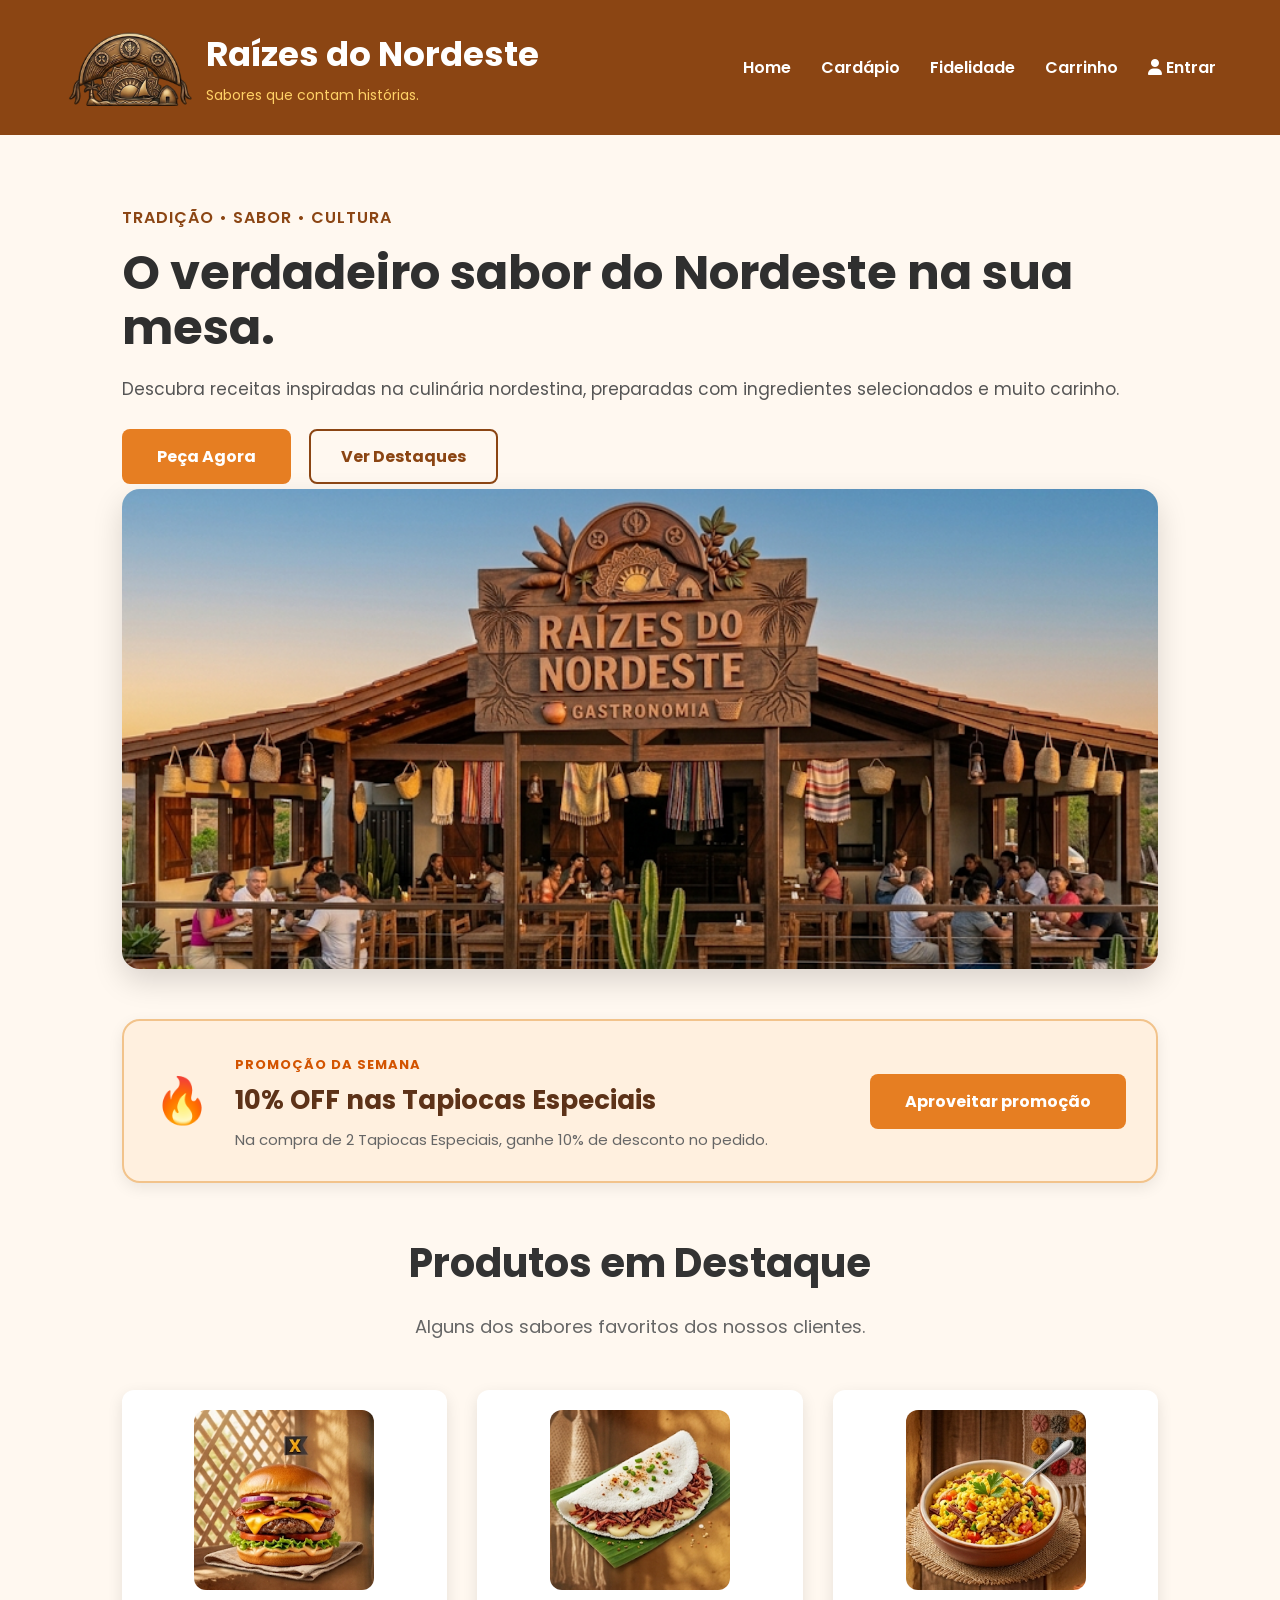
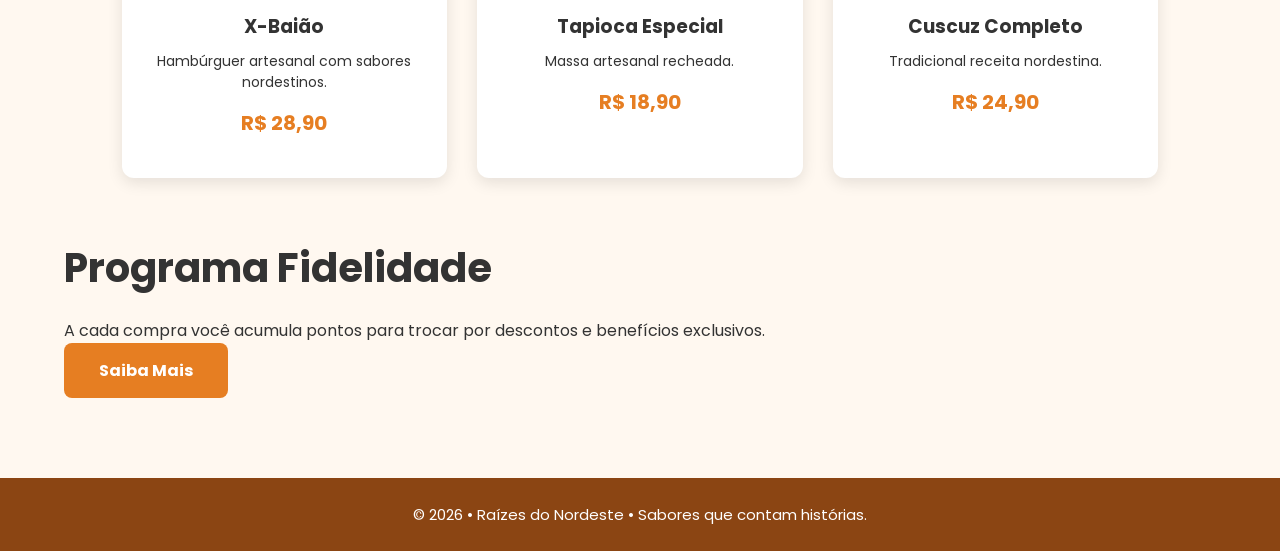
<file: index.html>
<!DOCTYPE html>
<html lang="pt-BR">

<head>

    <meta charset="UTF-8">

    <meta name="viewport"
        content="width=device-width, initial-scale=1.0">

    <title>Raízes do Nordeste</title>


    <!-- Fonte -->

    <link rel="preconnect"
        href="https://fonts.googleapis.com">

    <link rel="preconnect"
        href="https://fonts.gstatic.com"
        crossorigin>

    <link
        href="https://fonts.googleapis.com/css2?family=Poppins:wght@300;400;500;600;700&display=swap"
        rel="stylesheet">


    <!-- Ícones -->

    <link
        rel="stylesheet"
        href="https://cdnjs.cloudflare.com/ajax/libs/font-awesome/6.7.2/css/all.min.css">


    <!-- CSS -->

    <link
        rel="stylesheet"
        href="css/style.css">

</head>


<body>


<!-- =========================
     CABEÇALHO
========================= -->

<header>

    <div class="container">

    <div class="logo">

        <img
            src="img/logo/logo.png"
            alt="Logo Raízes do Nordeste">

        <div class="logo-texto">

            <h1>
                Raízes do Nordeste
            </h1>

            <p>
                Sabores que contam histórias.
            </p>

        </div>

    </div>


    <nav>

        <a href="index.html">
            Home
        </a>

        <a href="cardapio.html">
            Cardápio
        </a>

        <a href="fidelidade.html">
            Fidelidade
        </a>

        <a href="carrinho.html">
            Carrinho
        </a>

        <span id="usuarioMenu">

            <a href="login.html">
                <i class="fa-solid fa-user"></i>
                Entrar
            </a>

        </span>

    </nav>

</div>

</header>



<!-- =========================
     CONTEÚDO PRINCIPAL
========================= -->

<main>

    
    <!-- =========================
         HERO
    ========================= -->

    <section class="hero">

        <div class="container hero-container">


            <!-- TEXTO -->

            <div class="hero-texto">

                <div class="subtitulo">

                    TRADIÇÃO • SABOR • CULTURA

                </div>


                <h2>

                    O verdadeiro sabor do Nordeste
                    na sua mesa.

                </h2>


                <p>

                    Descubra receitas inspiradas
                    na culinária nordestina,
                    preparadas com ingredientes
                    selecionados e muito carinho.

                </p>


                <div class="botoes">

                    <a
                        href="cardapio.html"
                        class="btn">

                        Peça Agora

                    </a>


                    <a
                        href="#produtos"
                        class="btn-secundario">

                        Ver Destaques

                    </a>

                </div>

            </div>


            <!-- IMAGEM PRINCIPAL -->

            <div class="hero-imagem">

                <img
                    src="img/banner/banner.png"
                    alt="Raízes do Nordeste - Gastronomia Nordestina">

            </div>


        </div>

    </section>

    <!-- =========================
     PROMOÇÃO DA SEMANA
========================= -->

<section class="promocao">

    <div class="container">

        <div class="promocao-conteudo">

            <div class="promocao-icone">
                🔥
            </div>

            <div class="promocao-texto">

                <span>
                    PROMOÇÃO DA SEMANA
                </span>

                <h2>
                    10% OFF nas Tapiocas Especiais
                </h2>

                <p>
                    Na compra de 2 Tapiocas Especiais,
                    ganhe 10% de desconto no pedido.
                </p>

            </div>

            <a
                href="cardapio.html"
                class="btn">

                Aproveitar promoção

            </a>

        </div>

    </div>

</section>

    <!-- =========================
         DESTAQUES
    ========================= -->

    <section
        id="produtos"
        class="container">


        <div class="titulo-pagina">

            <h2>
                Produtos em Destaque
            </h2>

            <p>

                Alguns dos sabores favoritos
                dos nossos clientes.

            </p>

        </div>



        <div class="cards">


            <!-- X-BAIÃO -->

            <div class="card">

                <img
                    src="img/produtos/xbalao.png"
                    alt="X-Baião">


                <h3>
                    X-Baião
                </h3>


                <p>

                    Hambúrguer artesanal
                    com sabores nordestinos.

                </p>


                <span>
                    R$ 28,90
                </span>

            </div>



            <!-- TAPIOCA -->

            <div class="card">

                <img
                    src="img/produtos/tapioca.png"
                    alt="Tapioca Especial">


                <h3>
                    Tapioca Especial
                </h3>


                <p>

                    Massa artesanal
                    recheada.

                </p>


                <span>
                    R$ 18,90
                </span>

            </div>



            <!-- CUSCUZ -->

            <div class="card">

                <img
                    src="img/produtos/cuscuz.png"
                    alt="Cuscuz Completo">


                <h3>
                    Cuscuz Completo
                </h3>


                <p>

                    Tradicional receita
                    nordestina.

                </p>


                <span>
                    R$ 24,90
                </span>

            </div>


        </div>

    </section>



    <!-- =========================
         FIDELIDADE
    ========================= -->

    <section class="fidelidade-home">

        <div class="container">

            <h2>
                Programa Fidelidade
            </h2>


            <p>

                A cada compra você acumula pontos
                para trocar por descontos e
                benefícios exclusivos.

            </p>


            <a
                href="fidelidade.html"
                class="btn">

                Saiba Mais

            </a>

        </div>

    </section>


</main>



<!-- =========================
     RODAPÉ
========================= -->

<footer>

    <p>

        © 2026 • Raízes do Nordeste •
        Sabores que contam histórias.

    </p>

</footer>



<!-- =========================
     JAVASCRIPT
========================= -->

<script src="js/script.js"></script>


</body>

</html>
</file>
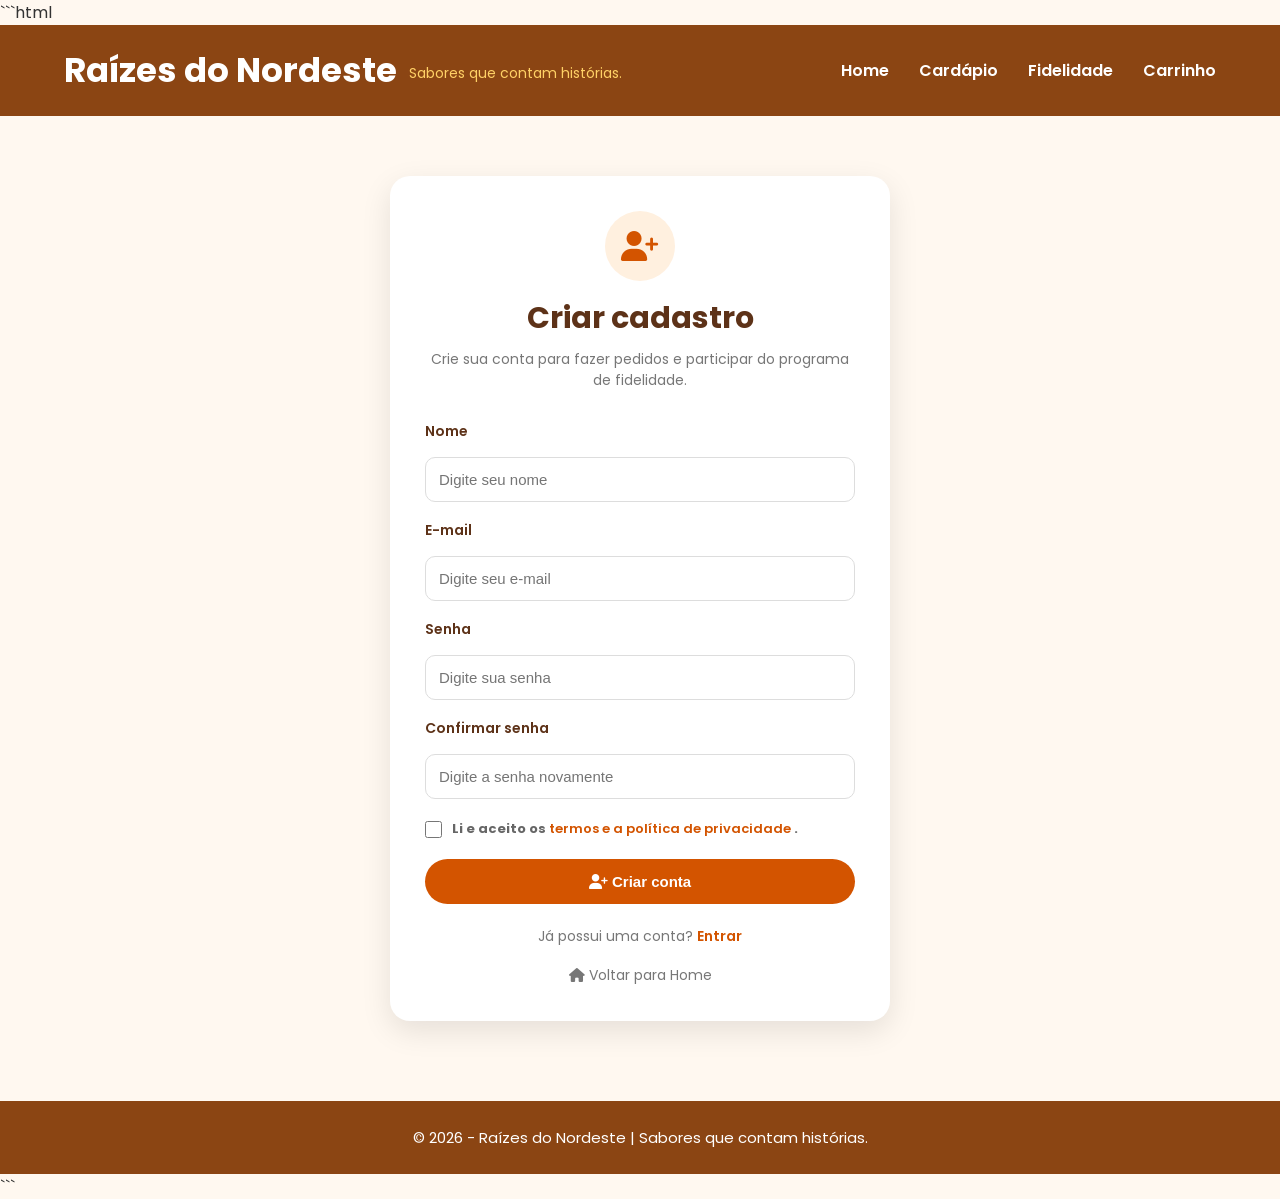
<file: cadastro.html>
```html
<!DOCTYPE html>
<html lang="pt-BR">

<head>

    <meta charset="UTF-8">

    <meta name="viewport"
        content="width=device-width, initial-scale=1.0">

    <title>
        Criar Cadastro | Raízes do Nordeste
    </title>


    <!-- Fonte -->

    <link rel="preconnect"
        href="https://fonts.googleapis.com">

    <link rel="preconnect"
        href="https://fonts.gstatic.com"
        crossorigin>

    <link
        href="https://fonts.googleapis.com/css2?family=Poppins:wght@300;400;500;600;700&display=swap"
        rel="stylesheet">


    <!-- Ícones -->

    <link
        rel="stylesheet"
        href="https://cdnjs.cloudflare.com/ajax/libs/font-awesome/6.7.2/css/all.min.css">


    <!-- CSS -->

    <link
        rel="stylesheet"
        href="css/style.css">


    <style>

        .cadastro-container {

            width: 90%;
            max-width: 500px;

            margin: 60px auto;

            background: white;

            padding: 35px;

            border-radius: 20px;

            box-shadow:
                0 10px 30px
                rgba(0, 0, 0, 0.10);

        }


        .cadastro-titulo {

            text-align: center;

            margin-bottom: 30px;

        }


        .cadastro-icone {

            width: 70px;
            height: 70px;

            margin: 0 auto 15px;

            border-radius: 50%;

            background: #fff0df;

            color: #d35400;

            display: flex;

            align-items: center;

            justify-content: center;

            font-size: 30px;

        }


        .cadastro-titulo h2 {

            color: #5d3218;

            font-size: 30px;

            margin-bottom: 8px;

        }


        .cadastro-titulo p {

            color: #777;

            font-size: 14px;

        }


        .campo-cadastro {

            margin-bottom: 18px;

        }


        .campo-cadastro label {

            display: block;

            color: #5d3218;

            font-weight: 600;

            font-size: 14px;

            margin-bottom: 7px;

        }


        .campo-cadastro input {

            width: 100%;

            padding: 13px;

            border: 1px solid #ddd;

            border-radius: 10px;

            font-size: 15px;

            outline: none;

        }


        .campo-cadastro input:focus {

            border-color: #d35400;

        }


        .termos {

            display: flex;

            align-items: flex-start;

            gap: 10px;

            margin: 20px 0;

            color: #666;

            font-size: 13px;

            line-height: 1.5;

        }


        .termos input {

            width: 17px;

            height: 17px;

            margin-top: 2px;

            accent-color: #d35400;

        }


        .termos a {

            color: #d35400;

            font-weight: 600;

            text-decoration: none;

        }


        .btn-cadastro {

            width: 100%;

            border: none;

            cursor: pointer;

            padding: 14px;

            border-radius: 30px;

            background: #d35400;

            color: white;

            font-size: 15px;

            font-weight: 600;

            transition: 0.3s;

        }


        .btn-cadastro:hover {

            background: #a84300;

            transform: translateY(-2px);

        }


        .login-link {

            text-align: center;

            margin-top: 22px;

            color: #777;

            font-size: 14px;

        }


        .login-link a {

            color: #d35400;

            font-weight: 600;

            text-decoration: none;

        }


        .voltar-home {

            display: block;

            text-align: center;

            margin-top: 18px;

            color: #777;

            text-decoration: none;

            font-size: 14px;

        }


        .voltar-home:hover {

            color: #d35400;

        }


        @media (max-width: 600px) {

            .cadastro-container {

                width: 92%;

                margin: 30px auto;

                padding: 25px 18px;

            }


            .cadastro-titulo h2 {

                font-size: 25px;

            }

        }

    </style>

</head>


<body>


    <!-- CABEÇALHO -->

    <header>

        <div class="container">

            <div class="logo">

                <h1>
                    Raízes do Nordeste
                </h1>

                <p>
                    Sabores que contam histórias.
                </p>

            </div>


            <nav>

                <a href="index.html">
                    Home
                </a>

                <a href="cardapio.html">
                    Cardápio
                </a>

                <a href="fidelidade.html">
                    Fidelidade
                </a>

                <a href="carrinho.html">
                    Carrinho
                </a>

            </nav>

        </div>

    </header>


    <!-- CADASTRO -->

    <main>

        <div class="cadastro-container">


            <div class="cadastro-titulo">

                <div class="cadastro-icone">

                    <i class="fa-solid fa-user-plus"></i>

                </div>


                <h2>
                    Criar cadastro
                </h2>


                <p>
                    Crie sua conta para fazer pedidos
                    e participar do programa de fidelidade.
                </p>

            </div>


            <!--
                IMPORTANTE:
                Os IDs abaixo correspondem aos IDs
                utilizados pela função cadastrarUsuario()
                no script.js.
            -->

            <form onsubmit="cadastrarUsuario(event)">


                <!-- NOME -->

                <div class="campo-cadastro">

                    <label for="nome">
                        Nome
                    </label>

                    <input
                        type="text"
                        id="nome"
                        placeholder="Digite seu nome"
                        required>

                </div>


                <!-- E-MAIL -->

                <div class="campo-cadastro">

                    <label for="email">
                        E-mail
                    </label>

                    <input
                        type="email"
                        id="email"
                        placeholder="Digite seu e-mail"
                        required>

                </div>


                <!-- SENHA -->

                <div class="campo-cadastro">

                    <label for="senha">
                        Senha
                    </label>

                    <input
                        type="password"
                        id="senha"
                        placeholder="Digite sua senha"
                        minlength="6"
                        required>

                </div>


                <!-- CONFIRMAR SENHA -->

                <div class="campo-cadastro">

                    <label for="confirmarSenha">
                        Confirmar senha
                    </label>

                    <input
                        type="password"
                        id="confirmarSenha"
                        placeholder="Digite a senha novamente"
                        minlength="6"
                        required>

                </div>


                <!-- TERMOS / LGPD -->

                <div class="termos">

                    <input
                        type="checkbox"
                        id="termos"
                        required>


                    <label for="termos">

                        Li e aceito os

                        <a href="lgpd.html">
                            termos e a política de privacidade
                        </a>.

                    </label>

                </div>


                <!-- BOTÃO -->

                <button
                    type="submit"
                    class="btn-cadastro">

                    <i class="fa-solid fa-user-plus"></i>

                    Criar conta

                </button>


            </form>


            <div class="login-link">

                Já possui uma conta?

                <a href="login.html">
                    Entrar
                </a>

            </div>


            <a
                href="index.html"
                class="voltar-home">

                <i class="fa-solid fa-house"></i>

                Voltar para Home

            </a>


        </div>

    </main>


    <!-- RODAPÉ -->

    <footer>

        <p>
            © 2026 - Raízes do Nordeste |
            Sabores que contam histórias.
        </p>

    </footer>


    <!-- JAVASCRIPT -->

    <script src="js/script.js"></script>

</body>

</html>
```
</file>
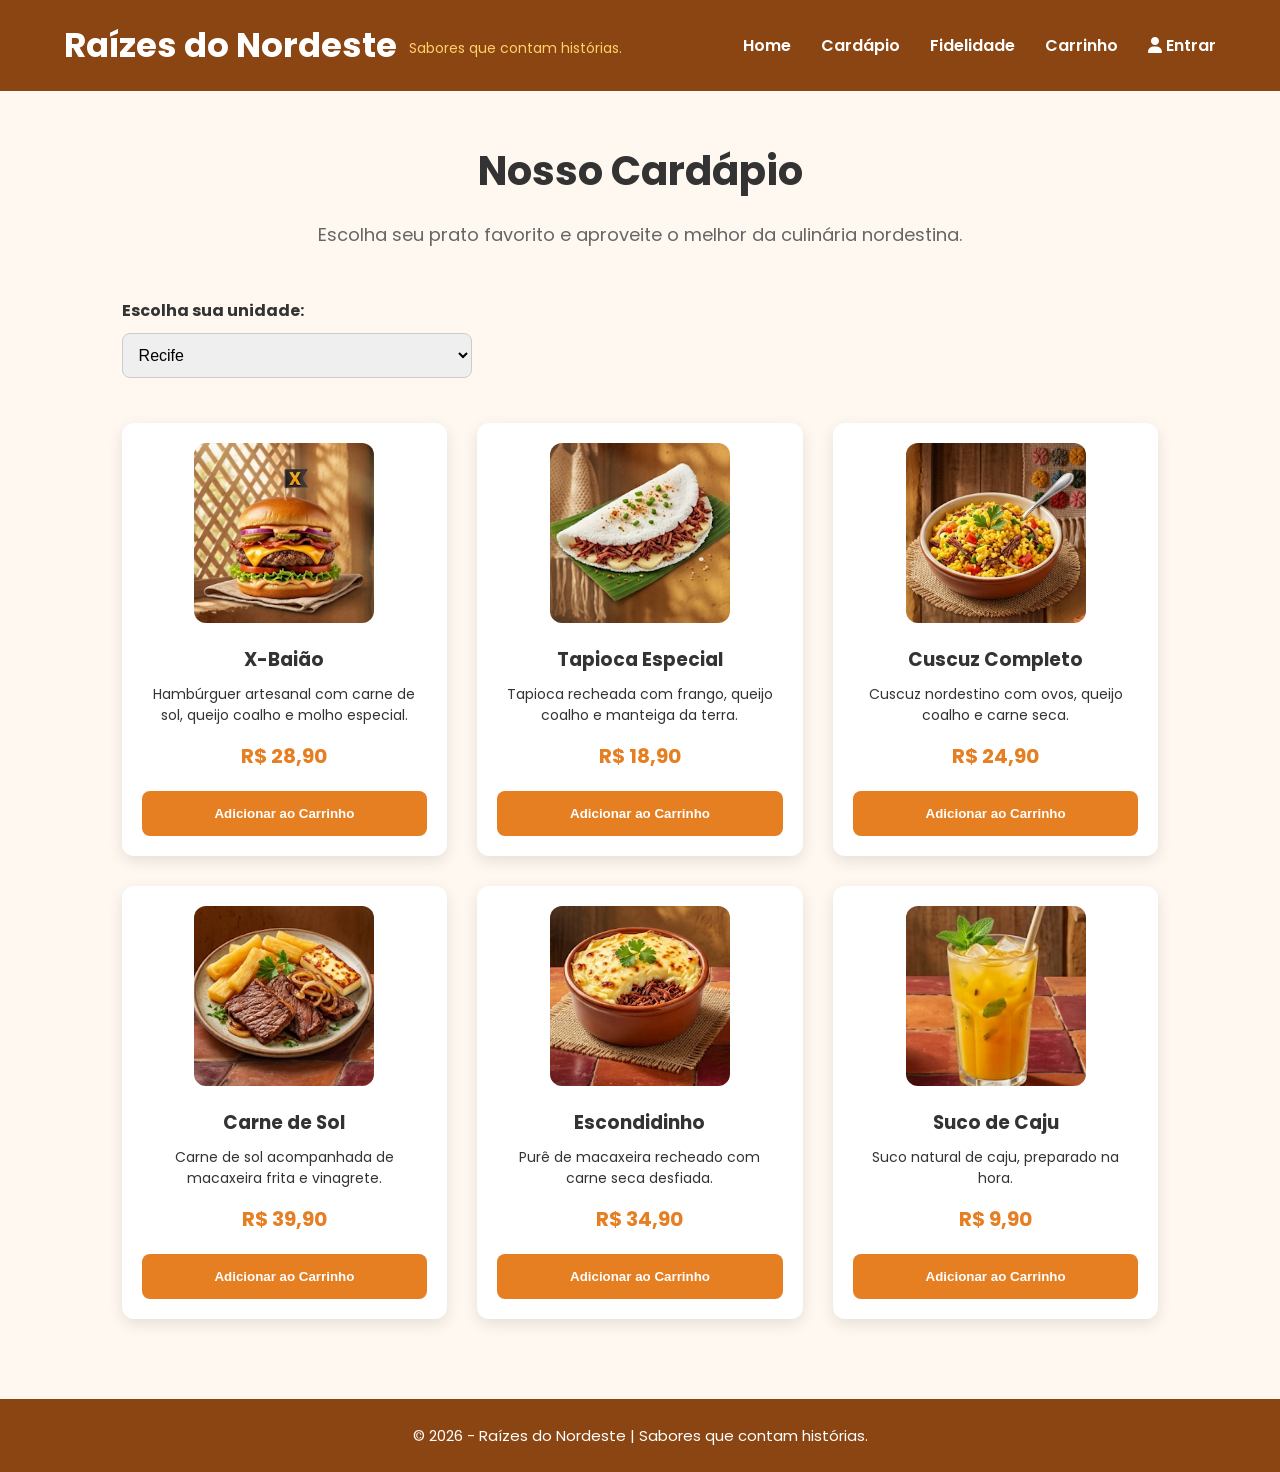
<file: cardapio.html>
<!DOCTYPE html>
<html lang="pt-BR">

<head>

    <meta charset="UTF-8">

    <meta name="viewport"
        content="width=device-width, initial-scale=1.0">

    <title>
        Cardápio | Raízes do Nordeste
    </title>


    <!-- =========================
         FONTE
    ========================== -->

    <link rel="preconnect"
        href="https://fonts.googleapis.com">

    <link rel="preconnect"
        href="https://fonts.gstatic.com"
        crossorigin>

    <link
        href="https://fonts.googleapis.com/css2?family=Poppins:wght@300;400;500;600;700&display=swap"
        rel="stylesheet">


    <!-- =========================
         ÍCONES
    ========================== -->

    <link
        rel="stylesheet"
        href="https://cdnjs.cloudflare.com/ajax/libs/font-awesome/6.7.2/css/all.min.css">


    <!-- =========================
         CSS
    ========================== -->

    <link
        rel="stylesheet"
        href="css/style.css">

</head>


<body>


    <!-- =========================
         CABEÇALHO
    ========================== -->

    <header>

        <div class="container">

            <div class="logo">

                <h1>
                    Raízes do Nordeste
                </h1>

                <p>
                    Sabores que contam histórias.
                </p>

            </div>


            <nav>

                <a href="index.html">
                    Home
                </a>

                <a href="cardapio.html">
                    Cardápio
                </a>

                <a href="fidelidade.html">
                    Fidelidade
                </a>

                <a href="carrinho.html">
                    Carrinho
                </a>


                <span id="usuarioMenu">

                    <a href="login.html">

                        <i class="fa-solid fa-user"></i>

                        Entrar

                    </a>

                </span>

            </nav>

        </div>

    </header>



    <!-- =========================
         CONTEÚDO PRINCIPAL
    ========================== -->

    <main>

        <section class="container cardapio">


            <!-- =========================
                 TÍTULO
            ========================== -->

            <div class="titulo-pagina">

                <h2>
                    Nosso Cardápio
                </h2>

                <p>
                    Escolha seu prato favorito e aproveite
                    o melhor da culinária nordestina.
                </p>

            </div>



            <!-- =========================
                 ESCOLHA DA UNIDADE
            ========================== -->

            <div class="unidade-container">

                <label for="unidade">
                    Escolha sua unidade:
                </label>

                <select
                    id="unidade"
                    onchange="carregarCardapio()">

                    <option value="recife">
                        Recife
                    </option>

                    <option value="olinda">
                        Olinda
                    </option>

                    <option value="jaboatao">
                        Jaboatão
                    </option>

                </select>

            </div>



            <!-- =========================
                 PRODUTOS
            ========================== -->

            <div
                id="listaProdutos"
                class="cards">

            </div>


        </section>

    </main>



    <!-- =========================
         RODAPÉ
    ========================== -->

    <footer>

        <p>
            © 2026 - Raízes do Nordeste |
            Sabores que contam histórias.
        </p>

    </footer>



    <!-- =========================
         JAVASCRIPT
    ========================== -->

    <script src="js/script.js"></script>


</body>

</html>
</file>
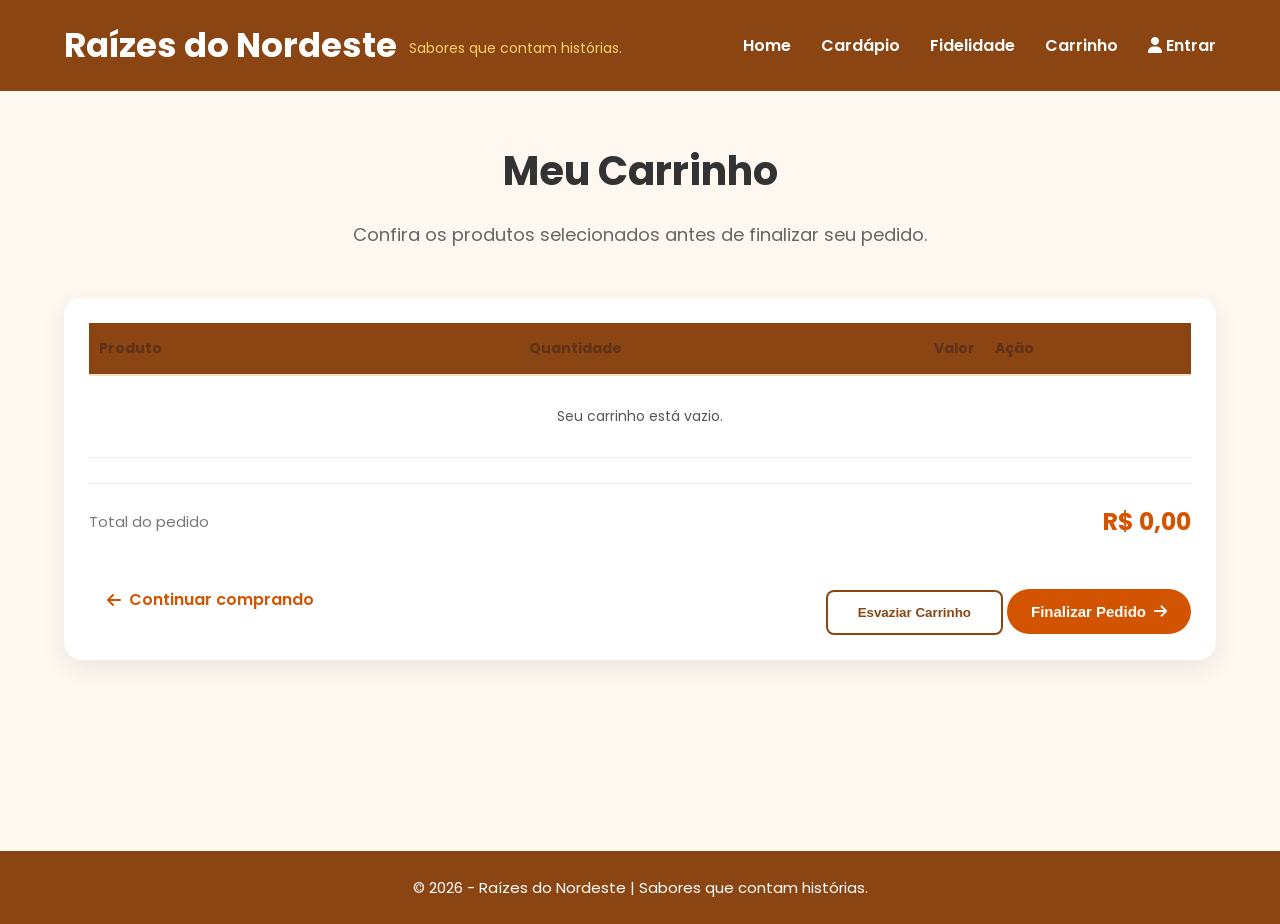
<file: carrinho.html>
<!DOCTYPE html>

<html lang="pt-BR">

<head>


<meta charset="UTF-8">

<meta name="viewport"
    content="width=device-width, initial-scale=1.0">


<title>
    Carrinho | Raízes do Nordeste
</title>


<!-- Fonte -->

<link rel="preconnect"
    href="https://fonts.googleapis.com">

<link rel="preconnect"
    href="https://fonts.gstatic.com"
    crossorigin>


<link
    href="https://fonts.googleapis.com/css2?family=Poppins:wght@300;400;500;600;700&display=swap"
    rel="stylesheet">


<!-- Ícones -->

<link
    rel="stylesheet"
    href="https://cdnjs.cloudflare.com/ajax/libs/font-awesome/6.7.2/css/all.min.css">


<!-- CSS -->

<link
    rel="stylesheet"
    href="css/style.css">


<style>

    .carrinho-box {

        background: #ffffff;

        border-radius: 18px;

        padding: 25px;

        box-shadow:
            0 8px 25px
            rgba(0, 0, 0, 0.08);

        margin-bottom: 30px;

    }


    .tabela-carrinho {

        width: 100%;

        border-collapse: collapse;

    }


    .tabela-carrinho th {

        text-align: left;

        padding: 15px 10px;

        color: #5d3218;

        border-bottom:
            2px solid #f0dfc7;

        font-size: 14px;

    }


    .tabela-carrinho td {

        padding: 16px 10px;

        border-bottom:
            1px solid #eeeeee;

        color: #555;

        font-size: 14px;

    }


    .tabela-carrinho th:nth-child(2),
    .tabela-carrinho td:nth-child(2) {

        text-align: center;

    }


    .tabela-carrinho th:nth-child(3),
    .tabela-carrinho td:nth-child(3) {

        text-align: right;

    }


    .resumo {

        display: flex;

        justify-content: space-between;

        align-items: center;

        margin-top: 25px;

        padding-top: 20px;

        border-top:
            1px solid #eeeeee;

    }


    .resumo span {

        color: #777;

        font-size: 15px;

    }


    .resumo strong {

        color: #d35400;

        font-size: 24px;

    }


    .acoes {

        display: flex;

        justify-content: space-between;

        align-items: center;

        gap: 15px;

        margin-top: 25px;

    }


    .btn-voltar {

        display: inline-flex;

        align-items: center;

        justify-content: center;

        gap: 8px;

        text-decoration: none;

        color: #d35400;

        font-weight: 600;

        padding: 12px 18px;

    }


    .btn-finalizar {

        border: none;

        cursor: pointer;

        display: inline-flex;

        align-items: center;

        justify-content: center;

        gap: 8px;

        background: #d35400;

        color: white;

        padding: 14px 24px;

        border-radius: 30px;

        font-size: 15px;

        font-weight: 600;

        transition: 0.3s;

    }


    .btn-finalizar:hover {

        background: #a84300;

        transform:
            translateY(-2px);

    }


    @media (max-width: 600px) {

        .carrinho-box {

            padding: 15px;

        }


        .tabela-carrinho th,
        .tabela-carrinho td {

            padding: 12px 5px;

            font-size: 12px;

        }


        .resumo {

            align-items: flex-end;

        }


        .acoes {

            flex-direction: column;

            align-items: stretch;

        }


        .btn-voltar,
        .btn-finalizar {

            width: 100%;

        }

    }

</style>


</head>

<body>

<!-- =========================
     CABEÇALHO
========================= -->

<header>


<div class="container">


    <div class="logo">

        <h1>
            Raízes do Nordeste
        </h1>

        <p>
            Sabores que contam histórias.
        </p>

    </div>


    <nav>

        <a href="index.html">
            Home
        </a>

        <a href="cardapio.html">
            Cardápio
        </a>

        <a href="fidelidade.html">
            Fidelidade
        </a>

        <a href="carrinho.html">
            Carrinho
        </a>


        <span id="usuarioMenu">

            <a href="login.html">

                <i class="fa-solid fa-user"></i>

                Entrar

            </a>

        </span>

    </nav>


</div>


</header>

<!-- =========================
     CONTEÚDO
========================= -->

<main class="container">


<section class="titulo-pagina">

    <h2>
        Meu Carrinho
    </h2>


    <p>

        Confira os produtos selecionados
        antes de finalizar seu pedido.

    </p>

</section>



<div class="carrinho-box">


    <table
        id="listaCarrinho"
        class="tabela-carrinho">


        <thead>

            <tr>
    <th>Produto</th>
    <th>Quantidade</th>
    <th>Valor</th>
    <th>Ação</th>
</tr>

        </thead>


        <tbody>

            <!-- Produtos carregados pelo script.js -->

        </tbody>


    </table>



    <!-- =========================
         TOTAL
    ========================= -->

    <div class="resumo">

        <span>
            Total do pedido
        </span>


        <strong id="total">

            R$ 0,00

        </strong>

    </div>



    <!-- =========================
         BOTÕES
    ========================= -->

    <div class="acoes">


        <a
            href="cardapio.html"
            class="btn-voltar">

            <i class="fa-solid fa-arrow-left"></i>

            Continuar comprando

        </a>


        <div style="margin-top: 25px;">

        <button
            type="button"
            class="btn-secundario"
            onclick="esvaziarCarrinho()">

            Esvaziar Carrinho

        </button>

        <button
            type="button"
            onclick="irParaPagamento()"
            class="btn-finalizar">

            Finalizar Pedido

            <i class="fa-solid fa-arrow-right"></i>

        </button>


    </div>


</div>


</main>

<!-- =========================
     RODAPÉ
========================= -->

<footer>


<p>

    © 2026 - Raízes do Nordeste |
    Sabores que contam histórias.

</p>


</footer>

<!-- JavaScript -->

<script src="js/script.js"></script>

</body>

</html>
</file>
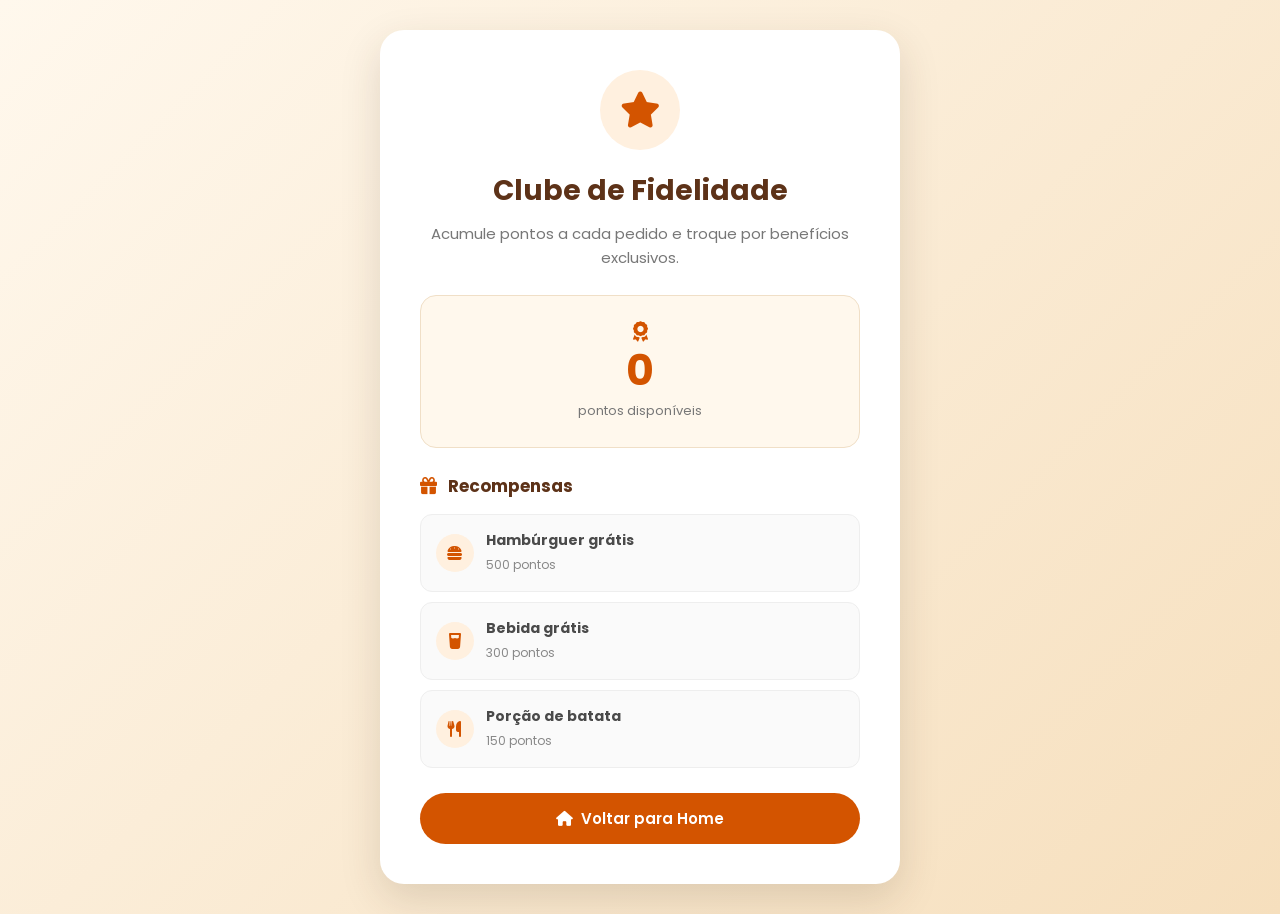
<file: fidelidade.html>
<!DOCTYPE html>

<html lang="pt-BR">

<head>


<meta charset="UTF-8">

<meta name="viewport"
    content="width=device-width, initial-scale=1.0">


<title>
    Fidelidade | Raízes do Nordeste
</title>


<!-- Fonte -->

<link rel="preconnect"
    href="https://fonts.googleapis.com">

<link rel="preconnect"
    href="https://fonts.gstatic.com"
    crossorigin>


<link
    href="https://fonts.googleapis.com/css2?family=Poppins:wght@300;400;500;600;700&display=swap"
    rel="stylesheet">


<!-- Ícones -->

<link
    rel="stylesheet"
    href="https://cdnjs.cloudflare.com/ajax/libs/font-awesome/6.7.2/css/all.min.css">


<style>

    * {

        margin: 0;

        padding: 0;

        box-sizing: border-box;

        font-family:
            'Poppins',
            Arial,
            sans-serif;

    }


    body {

        min-height: 100vh;

        background:
            linear-gradient(
                135deg,
                #fff8ed,
                #f6dfbd
            );

        display: flex;

        justify-content: center;

        align-items: center;

        padding: 30px;

    }


    .container {

        width: 100%;

        max-width: 520px;

        background: white;

        padding: 40px;

        border-radius: 24px;

        text-align: center;

        box-shadow:
            0 15px 40px
            rgba(70, 45, 25, 0.15);

    }


    .icone {

        width: 80px;

        height: 80px;

        margin:
            0 auto 20px;

        border-radius: 50%;

        background: #fff0df;

        color: #d35400;

        display: flex;

        justify-content: center;

        align-items: center;

        font-size: 36px;

    }


    h1 {

        color: #5d3218;

        font-size: 28px;

        margin-bottom: 10px;

    }


    .descricao {

        color: #777;

        font-size: 15px;

        line-height: 1.6;

        margin-bottom: 25px;

    }


    .pontos {

        background: #fff8ed;

        border:
            1px solid #f0dfc7;

        padding: 25px;

        border-radius: 16px;

        margin-bottom: 25px;

    }


    .pontos i {

        color: #d35400;

        font-size: 20px;

        margin-bottom: 8px;

    }


    .pontos h2 {

        color: #d35400;

        font-size: 42px;

        line-height: 1;

        margin-bottom: 5px;

    }


    .pontos span {

        color: #777;

        font-size: 13px;

    }


    .recompensas {

        text-align: left;

        margin-bottom: 25px;

    }


    .recompensas h3 {

        color: #5d3218;

        font-size: 17px;

        margin-bottom: 15px;

    }


    .recompensas h3 i {

        color: #d35400;

        margin-right: 7px;

    }


    .item {

        display: flex;

        align-items: center;

        gap: 12px;

        background: #fafafa;

        padding: 15px;

        margin-bottom: 10px;

        border-radius: 12px;

        border:
            1px solid #eeeeee;

        transition: 0.2s;

    }


    .item:hover {

        transform:
            translateX(3px);

        border-color:
            #e7c9a7;

    }


    .icone-recompensa {

        width: 38px;

        height: 38px;

        min-width: 38px;

        border-radius: 50%;

        background: #fff0df;

        color: #d35400;

        display: flex;

        justify-content: center;

        align-items: center;

    }


    .item strong {

        display: block;

        color: #4a4a4a;

        font-size: 14px;

    }


    .item span {

        color: #888;

        font-size: 12px;

    }


    .botao {

        display: inline-flex;

        align-items: center;

        justify-content: center;

        gap: 8px;

        width: 100%;

        text-decoration: none;

        background: #d35400;

        color: white;

        padding: 14px 28px;

        border-radius: 30px;

        font-size: 15px;

        font-weight: 600;

        transition: 0.3s;

    }


    .botao:hover {

        background: #a84300;

        transform:
            translateY(-2px);

    }


    @media (max-width: 500px) {

        body {

            padding: 15px;

        }


        .container {

            padding:
                30px 20px;

        }


        h1 {

            font-size: 24px;

        }

    }

</style>


</head>

<body>

<div class="container">


<!-- ÍCONE -->

<div class="icone">

    <i class="fa-solid fa-star"></i>

</div>


<h1>

    Clube de Fidelidade

</h1>


<p class="descricao">

    Acumule pontos a cada pedido
    e troque por benefícios exclusivos.

</p>



<!-- PONTOS -->

<div class="pontos">

    <i class="fa-solid fa-award"></i>


    <h2 id="pontos">

        0

    </h2>


    <span>

        pontos disponíveis

    </span>

</div>



<!-- RECOMPENSAS -->

<div class="recompensas">


    <h3>

        <i class="fa-solid fa-gift"></i>

        Recompensas

    </h3>



    <div class="item">


        <div class="icone-recompensa">

            <i
                class="fa-solid fa-burger">
            </i>

        </div>


        <div>

            <strong>

                Hambúrguer grátis

            </strong>


            <span>

                500 pontos

            </span>

        </div>


    </div>



    <div class="item">


        <div class="icone-recompensa">

            <i
                class="fa-solid fa-glass-water">
            </i>

        </div>


        <div>

            <strong>

                Bebida grátis

            </strong>


            <span>

                300 pontos

            </span>

        </div>


    </div>



    <div class="item">


        <div class="icone-recompensa">

            <i
                class="fa-solid fa-utensils">
            </i>

        </div>


        <div>

            <strong>

                Porção de batata

            </strong>


            <span>

                150 pontos

            </span>

        </div>


    </div>


</div>



<!-- VOLTAR -->

<a
    href="index.html"
    class="botao">

    <i
        class="fa-solid fa-house">
    </i>

    Voltar para Home

</a>


</div>

<!-- JavaScript -->

<script
    src="js/script.js">
</script>

</body>

</html>
</file>
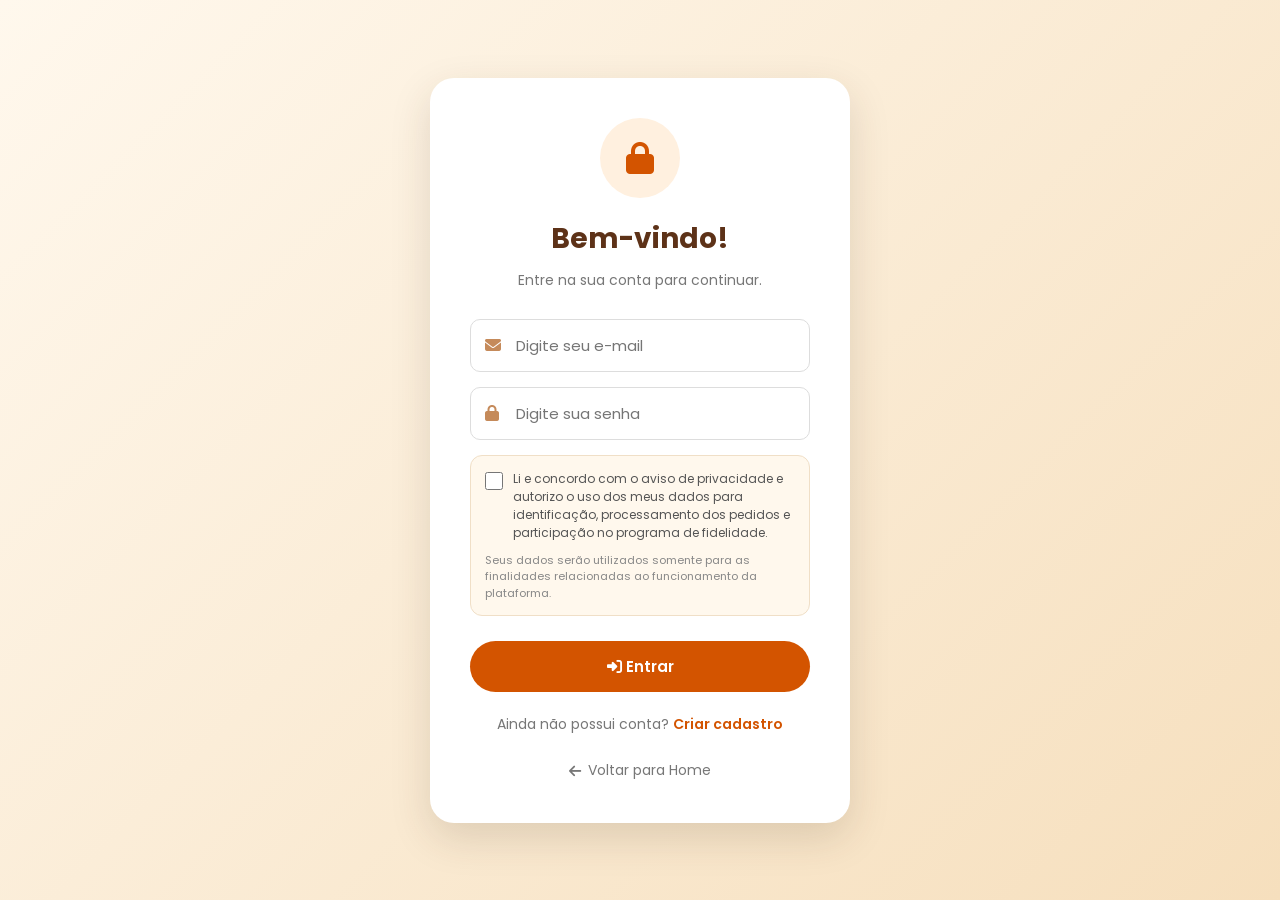
<file: login.html>
<!DOCTYPE html>

<html lang="pt-BR">

<head>


<meta charset="UTF-8">

<meta name="viewport"
    content="width=device-width, initial-scale=1.0">


<title>
    Entrar | Raízes do Nordeste
</title>


<!-- Fonte -->

<link rel="preconnect"
    href="https://fonts.googleapis.com">

<link rel="preconnect"
    href="https://fonts.gstatic.com"
    crossorigin>


<link
    href="https://fonts.googleapis.com/css2?family=Poppins:wght@300;400;500;600;700&display=swap"
    rel="stylesheet">


<!-- Ícones -->

<link
    rel="stylesheet"
    href="https://cdnjs.cloudflare.com/ajax/libs/font-awesome/6.7.2/css/all.min.css">


<style>

    * {

        margin: 0;

        padding: 0;

        box-sizing: border-box;

        font-family:
            'Poppins',
            Arial,
            sans-serif;

    }


    body {

        min-height: 100vh;

        background:
            linear-gradient(
                135deg,
                #fff8ed,
                #f6dfbd
            );

        display: flex;

        justify-content: center;

        align-items: center;

        padding: 20px;

    }


    .container {

        width: 100%;

        max-width: 420px;

        background: white;

        padding: 40px;

        border-radius: 24px;

        text-align: center;

        box-shadow:
            0 15px 40px
            rgba(70, 45, 25, 0.15);

    }


    .icone {

        width: 80px;

        height: 80px;

        margin:
            0 auto 20px;

        border-radius: 50%;

        background: #fff0df;

        color: #d35400;

        display: flex;

        justify-content: center;

        align-items: center;

        font-size: 32px;

    }


    h1 {

        color: #5d3218;

        font-size: 28px;

        margin-bottom: 10px;

    }


    .descricao {

        color: #777;

        font-size: 14px;

        margin-bottom: 28px;

    }


    form {

        width: 100%;

    }


    .campo-container {

        position: relative;

        margin-bottom: 15px;

    }


    .campo-container i {

        position: absolute;

        left: 15px;

        top: 50%;

        transform:
            translateY(-50%);

        color: #c58a5a;

    }


    .campo {

        width: 100%;

        padding:
            14px 15px 14px 45px;

        border:
            1px solid #ddd;

        border-radius: 10px;

        font-size: 15px;

        outline: none;

        transition: 0.2s;

    }


    .campo:focus {

        border-color: #d35400;

        box-shadow:
            0 0 0 3px
            rgba(211, 84, 0, 0.08);

    }


    .botao {

        width: 100%;

        padding: 14px;

        border: none;

        border-radius: 30px;

        background: #d35400;

        color: white;

        font-size: 15px;

        font-weight: 600;

        cursor: pointer;

        transition: 0.3s;

        margin-top: 5px;

    }


    .botao:hover {

        background: #a84300;

        transform:
            translateY(-2px);

    }


    .cadastro {

        margin-top: 22px;

        color: #777;

        font-size: 14px;

    }


    .cadastro a {

        color: #d35400;

        text-decoration: none;

        font-weight: 600;

    }


    .cadastro a:hover {

        text-decoration: underline;

    }


    .voltar {

        display: inline-flex;

        align-items: center;

        justify-content: center;

        gap: 7px;

        margin-top: 25px;

        text-decoration: none;

        color: #777;

        font-size: 14px;

    }


    .voltar:hover {

        color: #d35400;

    }


    @media (max-width: 500px) {

        .container {

            padding:
                30px 22px;

        }


        h1 {

            font-size: 24px;

        }

    }
    /* =========================
   LGPD
========================= */

.lgpd {
    text-align: left;
    margin: 5px 0 20px;
    padding: 14px;
    background: #fff8ed;
    border: 1px solid #f0dfc7;
    border-radius: 12px;
}

.lgpd-check {
    display: flex;
    align-items: flex-start;
    gap: 10px;
    cursor: pointer;
    color: #555;
    font-size: 12px;
    line-height: 1.5;
}

.lgpd-check input {
    width: 18px;
    height: 18px;
    min-width: 18px;
    margin: 2px 0 0;
    accent-color: #e65100;
    cursor: pointer;
}

.lgpd-info {
    color: #888;
    font-size: 11px;
    line-height: 1.5;
    margin: 10px 0 0;
}

</style>


</head>

<body>

<div class="container">


<!-- ÍCONE -->

<div class="icone">

    <i class="fa-solid fa-lock"></i>

</div>



<h1>

    Bem-vindo!

</h1>



<p class="descricao">

    Entre na sua conta para continuar.

</p>



<!-- FORMULÁRIO -->

<form onsubmit="login(event)">


    <div class="campo-container">

        <i class="fa-solid fa-envelope"></i>


        <input
            type="email"
            id="email"
            class="campo"
            placeholder="Digite seu e-mail"
            autocomplete="email"
            required>

    </div>



    <div class="campo-container">

        <i class="fa-solid fa-lock"></i>


        <input
            type="password"
            id="senha"
            class="campo"
            placeholder="Digite sua senha"
            autocomplete="current-password"
            required>

    </div>


    <div class="lgpd">

    <label class="lgpd-check">

        <input
            type="checkbox"
            id="aceiteLGPD"
            required
        >

        <span>
            Li e concordo com o aviso de privacidade
            e autorizo o uso dos meus dados para
            identificação, processamento dos pedidos
            e participação no programa de fidelidade.
        </span>

    </label>

    <p class="lgpd-info">
        Seus dados serão utilizados somente para
        as finalidades relacionadas ao funcionamento
        da plataforma.
    </p>

</div>
    <button
        type="submit"
        class="botao">

        <i class="fa-solid fa-right-to-bracket"></i>

        Entrar

    </button>


</form>



<div class="cadastro">

    Ainda não possui conta?

    <a href="cadastro.html">
    Criar cadastro
</a>

</div>



<a
    href="index.html"
    class="voltar">

    <i class="fa-solid fa-arrow-left"></i>

    Voltar para Home

</a>


</div>

<!-- JavaScript -->

<script
    src="js/script.js">
</script>

</body>

</html>
</file>
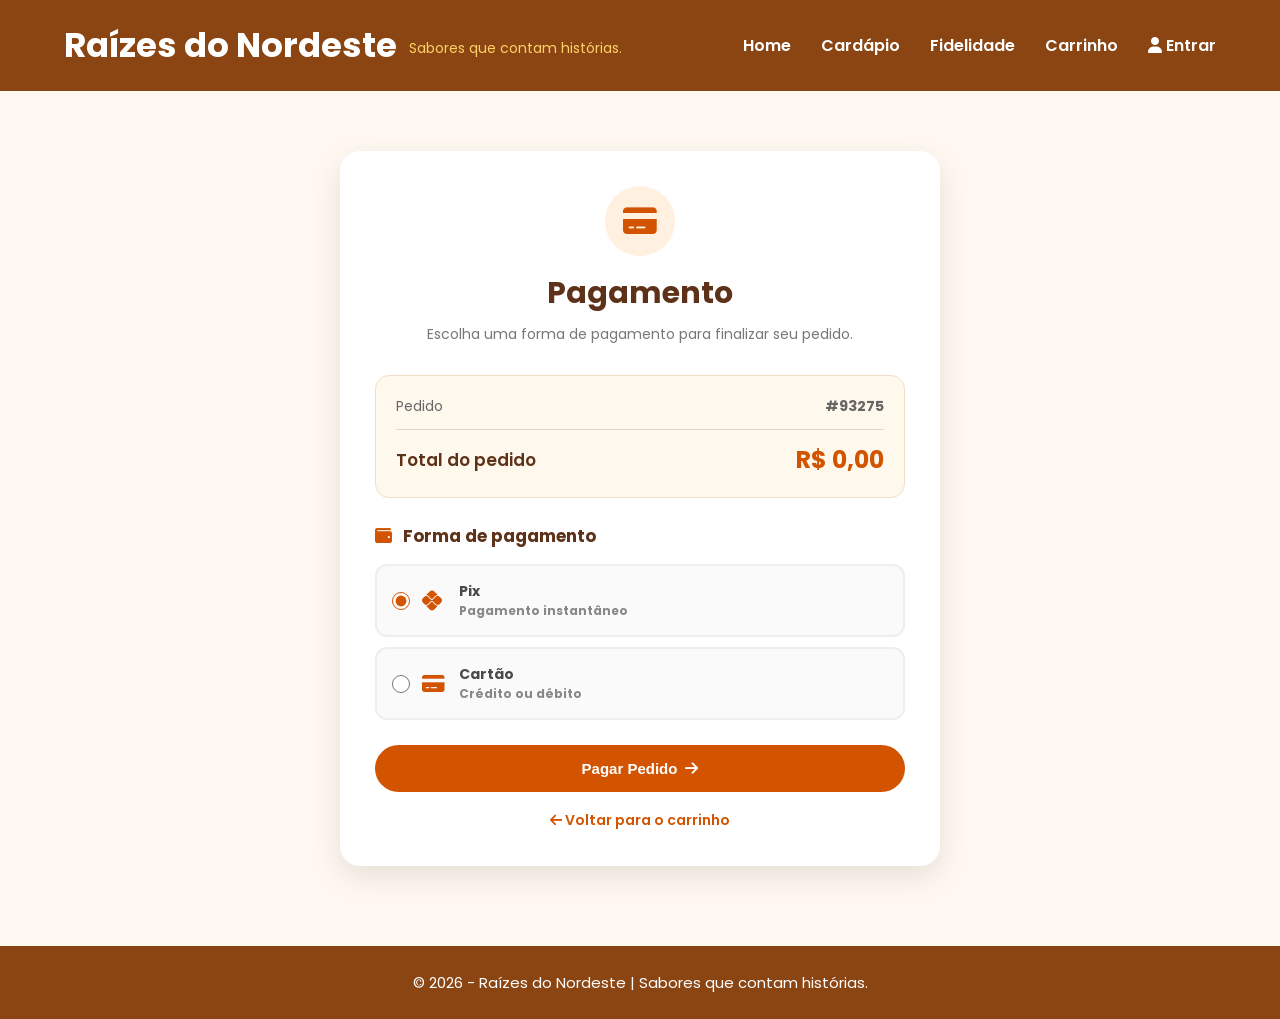
<file: pagamento.html>
<!DOCTYPE html>
<html lang="pt-BR">

<head>

    <meta charset="UTF-8">

    <meta name="viewport"
        content="width=device-width, initial-scale=1.0">

    <title>
        Pagamento | Raízes do Nordeste
    </title>


    <!-- Fonte -->

    <link rel="preconnect"
        href="https://fonts.googleapis.com">

    <link rel="preconnect"
        href="https://fonts.gstatic.com"
        crossorigin>

    <link
        href="https://fonts.googleapis.com/css2?family=Poppins:wght@300;400;500;600;700&display=swap"
        rel="stylesheet">


    <!-- Ícones -->

    <link
        rel="stylesheet"
        href="https://cdnjs.cloudflare.com/ajax/libs/font-awesome/6.7.2/css/all.min.css">


    <!-- CSS -->

    <link
        rel="stylesheet"
        href="css/style.css">


    <style>

        /* =========================
           PAGAMENTO
        ========================= */

        body {
            min-height: 100vh;
        }


        .pagamento-container {

            width: 90%;
            max-width: 600px;

            margin: 60px auto;

            background: white;

            padding: 35px;

            border-radius: 20px;

            box-shadow:
                0 10px 30px
                rgba(0, 0, 0, 0.10);

        }


        .pagamento-titulo {

            text-align: center;

            margin-bottom: 30px;

        }


        .pagamento-titulo .icone {

            width: 70px;
            height: 70px;

            margin: 0 auto 15px;

            border-radius: 50%;

            background: #fff0df;

            color: #d35400;

            display: flex;

            align-items: center;

            justify-content: center;

            font-size: 30px;

        }


        .pagamento-titulo h2 {

            color: #5d3218;

            font-size: 30px;

            margin-bottom: 8px;

        }


        .pagamento-titulo p {

            color: #777;

            font-size: 14px;

        }


        /* =========================
           RESUMO
        ========================= */

        .resumo-pagamento {

            background: #fff8ed;

            border: 1px solid #f0dfc7;

            border-radius: 14px;

            padding: 20px;

            margin-bottom: 25px;

        }


        .resumo-pagamento .linha {

            display: flex;

            justify-content: space-between;

            align-items: center;

            gap: 15px;

            margin-bottom: 10px;

            color: #666;

            font-size: 14px;

        }


        .resumo-pagamento .linha:last-child {

            margin-bottom: 0;

        }


        .resumo-pagamento .total {

            padding-top: 12px;

            margin-top: 12px;

            border-top:
                1px solid #e7d5bf;

            color: #5d3218;

            font-size: 17px;

            font-weight: 600;

        }


        .resumo-pagamento .total strong {

            color: #d35400;

            font-size: 24px;

        }


        /* =========================
           MÉTODOS
        ========================= */

        .metodos h3 {

            color: #5d3218;

            font-size: 17px;

            margin-bottom: 15px;

        }


        .metodos h3 i {

            color: #d35400;

            margin-right: 7px;

        }


        .metodo {

            display: flex;

            align-items: center;

            gap: 12px;

            padding: 15px;

            margin-bottom: 10px;

            background: #fafafa;

            border: 2px solid #eeeeee;

            border-radius: 12px;

            cursor: pointer;

            transition: 0.2s;

        }


        .metodo:hover {

            border-color: #e7c9a7;

            background: #fffaf5;

        }


        .metodo input {

            width: 18px;
            height: 18px;

            margin: 0;

            cursor: pointer;

            accent-color: #d35400;

        }


        .metodo i {

            width: 25px;

            color: #d35400;

            font-size: 20px;

        }


        .metodo-texto {

            display: flex;

            flex-direction: column;

        }


        .metodo-texto strong {

            color: #4a4a4a;

            font-size: 14px;

        }


        .metodo-texto span {

            color: #888;

            font-size: 12px;

        }


        /* =========================
           BOTÃO
        ========================= */

        .btn-pagar {

            width: 100%;

            border: none;

            cursor: pointer;

            margin-top: 25px;

            padding: 15px 25px;

            border-radius: 30px;

            background: #d35400;

            color: white;

            font-size: 15px;

            font-weight: 600;

            display: flex;

            align-items: center;

            justify-content: center;

            gap: 8px;

            transition: 0.3s;

        }


        .btn-pagar:hover {

            background: #a84300;

            transform: translateY(-2px);

        }


        .btn-voltar {

            display: block;

            text-align: center;

            margin-top: 18px;

            color: #d35400;

            text-decoration: none;

            font-size: 14px;

            font-weight: 600;

        }


        .btn-voltar:hover {

            text-decoration: underline;

        }


        /* =========================
           PROCESSANDO
        ========================= */

        .processando {

            display: none;

            text-align: center;

            padding: 20px 10px;

            color: #777;

        }


        .processando i {

            color: #d35400;

            font-size: 28px;

            margin-bottom: 12px;

        }


        .processando p {

            margin: 0;

            font-size: 14px;

        }


        /* =========================
           PAGAMENTO APROVADO
        ========================= */

        .aprovado {

            display: none;

            text-align: center;

            padding: 10px 0;

        }


        .aprovado-icone {

            width: 75px;
            height: 75px;

            margin: 0 auto 15px;

            border-radius: 50%;

            background: #e8f5e9;

            color: #2e7d32;

            display: flex;

            align-items: center;

            justify-content: center;

            font-size: 35px;

        }


        .aprovado h3 {

            color: #2e7d32;

            font-size: 22px;

            margin-bottom: 8px;

        }


        .aprovado p {

            color: #777;

            font-size: 14px;

            line-height: 1.6;

            margin-bottom: 20px;

        }


        .btn-pedido {

            display: inline-flex;

            align-items: center;

            justify-content: center;

            gap: 8px;

            width: 100%;

            padding: 14px 25px;

            border-radius: 30px;

            background: #d35400;

            color: white;

            text-decoration: none;

            font-size: 15px;

            font-weight: 600;

        }


        .btn-pedido:hover {

            background: #a84300;

        }


        /* =========================
           RESPONSIVO
        ========================= */

        @media (max-width: 600px) {

            .pagamento-container {

                width: 92%;

                margin: 30px auto;

                padding: 25px 18px;

            }


            .pagamento-titulo h2 {

                font-size: 25px;

            }


            .resumo-pagamento {

                padding: 16px;

            }

        }

    </style>

</head>


<body>


    <!-- =========================
         CABEÇALHO
    ========================= -->

    <header>

        <div class="container">


            <div class="logo">

                <h1>
                    Raízes do Nordeste
                </h1>

                <p>
                    Sabores que contam histórias.
                </p>

            </div>


            <nav>

                <a href="index.html">
                    Home
                </a>

                <a href="cardapio.html">
                    Cardápio
                </a>

                <a href="fidelidade.html">
                    Fidelidade
                </a>

                <a href="carrinho.html">
                    Carrinho
                </a>

                <span id="usuarioMenu">

                    <a href="login.html">

                        <i class="fa-solid fa-user"></i>

                        Entrar

                    </a>

                </span>

            </nav>

        </div>

    </header>


    <!-- =========================
         PAGAMENTO
    ========================= -->

    <main>

        <div class="pagamento-container">


            <!-- TÍTULO -->

            <div
                class="pagamento-titulo"
                id="areaPagamento">


                <div class="icone">

                    <i class="fa-solid fa-credit-card"></i>

                </div>


                <h2>
                    Pagamento
                </h2>


                <p>
                    Escolha uma forma de pagamento
                    para finalizar seu pedido.
                </p>

            </div>


            <!-- RESUMO -->

            <div
                class="resumo-pagamento"
                id="resumoPagamento">


                <div class="linha">

                    <span>
                        Pedido
                    </span>

                    <strong id="numeroPedido">
                        #00000
                    </strong>

                </div>


                <div class="linha total">

                    <span>
                        Total do pedido
                    </span>

                    <strong id="valorPagamento">
                        R$ 0,00
                    </strong>

                </div>


            </div>


            <!-- MÉTODOS -->

            <div
                class="metodos"
                id="metodosPagamento">


                <h3>

                    <i class="fa-solid fa-wallet"></i>

                    Forma de pagamento

                </h3>


                <label class="metodo">

                    <input
                        type="radio"
                        name="pagamento"
                        value="pix"
                        checked
                    >

                    <i class="fa-brands fa-pix"></i>

                    <span class="metodo-texto">

                        <strong>
                            Pix
                        </strong>

                        <span>
                            Pagamento instantâneo
                        </span>

                    </span>

                </label>


                <label class="metodo">

                    <input
                        type="radio"
                        name="pagamento"
                        value="cartao"
                    >

                    <i class="fa-solid fa-credit-card"></i>

                    <span class="metodo-texto">

                        <strong>
                            Cartão
                        </strong>

                        <span>
                            Crédito ou débito
                        </span>

                    </span>

                </label>


                <button
                    type="button"
                    class="btn-pagar"
                    onclick="processarPagamento()">

                    Pagar Pedido

                    <i class="fa-solid fa-arrow-right"></i>

                </button>


                <a
                    href="carrinho.html"
                    class="btn-voltar">

                    <i class="fa-solid fa-arrow-left"></i>

                    Voltar para o carrinho

                </a>

            </div>


            <!-- PROCESSANDO -->

            <div
                class="processando"
                id="processando">

                <i class="fa-solid fa-spinner fa-spin"></i>

                <p>
                    Processando pagamento...
                </p>

                <p>
                    Conectando ao serviço de pagamento.
                </p>

            </div>


            <!-- APROVADO -->

            <div
                class="aprovado"
                id="aprovado">


                <div class="aprovado-icone">

                    <i class="fa-solid fa-check"></i>

                </div>


                <h3>
                    Pagamento aprovado!
                </h3>


                <p>

                    Seu pagamento foi processado
                    com sucesso.

                    Agora seu pedido será enviado
                    para preparação.

                </p>


                <a
                    href="pedido.html"
                    class="btn-pedido">

                    Acompanhar Pedido

                    <i class="fa-solid fa-arrow-right"></i>

                </a>

            </div>


        </div>

    </main>


    <!-- =========================
         RODAPÉ
    ========================= -->

    <footer>

        <p>

            © 2026 - Raízes do Nordeste |
            Sabores que contam histórias.

        </p>

    </footer>


    <!-- =========================
         JAVASCRIPT
    ========================= -->

    <script src="js/script.js"></script>


    <script>

    /* =========================
       CARREGAR PAGAMENTO
    ========================= */

    function carregarPagamento() {

        let carrinho =
            JSON.parse(
                localStorage.getItem("carrinho")
            ) || [];


        /*
         * Se não houver carrinho,
         * verifica se existe um valor
         * de pedido já salvo.
         */

        let total = 0;

if (carrinho.length > 0) {

    let resultado = calcularTotalCarrinho();
    total = resultado.total;

} else {

    total =
        Number(
            localStorage.getItem("valorPedido")
        ) || 0;

}


        /* =========================
           MOSTRAR VALOR
        ========================= */

        let valorElemento =
            document.getElementById(
                "valorPagamento"
            );


        if (valorElemento) {

            valorElemento.innerHTML =
                "R$ " +
                total
                    .toFixed(2)
                    .replace(".", ",");

        }


        /*
         * Guarda o valor para ser
         * utilizado no pagamento.
         */

        localStorage.setItem(
            "valorPagamento",
            total.toFixed(2)
        );


        /* =========================
           NÚMERO DO PEDIDO
        ========================= */

        let numeroPedido =
            localStorage.getItem("pedido");


        if (!numeroPedido) {

            numeroPedido =
                Math.floor(
                    Math.random() * 90000
                ) + 10000;


            localStorage.setItem(
                "pedido",
                numeroPedido
            );

        }


        let numeroElemento =
            document.getElementById(
                "numeroPedido"
            );


        if (numeroElemento) {

            numeroElemento.innerHTML =
                "#" + numeroPedido;

        }

    }



    /* =========================
       PROCESSAR PAGAMENTO
    ========================= */

    function processarPagamento() {

        /*
         * Primeiro tenta pegar o valor
         * salvo no checkout.
         */

        let valorSalvo =
            localStorage.getItem(
                "valorPagamento"
            );


        let total =
            Number(valorSalvo) || 0;


        /*
         * Caso não encontre,
         * calcula diretamente pelo carrinho.
         */

        if (total <= 0) {

    let resultado = calcularTotalCarrinho();
    total = resultado.total;

}


        /* =========================
           VERIFICAÇÃO
        ========================= */

        if (total <= 0) {

            alert(
                "Não foi possível identificar o valor do pedido."
            );

            window.location.href =
                "carrinho.html";

            return;

        }


        /* =========================
           NÚMERO DO PEDIDO
        ========================= */

        let numeroPedido =
            localStorage.getItem("pedido");


        if (!numeroPedido) {

            numeroPedido =
                Math.floor(
                    Math.random() * 90000
                ) + 10000;


            localStorage.setItem(
                "pedido",
                numeroPedido
            );

        }


        /* =========================
           DATA
        ========================= */

        let dataPedido =
            new Date().toLocaleDateString(
                "pt-BR"
            );


        /* =========================
           SALVAR DADOS DO PEDIDO
        ========================= */

        localStorage.setItem(
            "pedido",
            numeroPedido
        );


        localStorage.setItem(
            "valorPedido",
            total.toFixed(2)
        );


        localStorage.setItem(
            "valorPagamento",
            total.toFixed(2)
        );


        localStorage.setItem(
            "dataPedido",
            dataPedido
        );


        /* =========================
           FORMA DE PAGAMENTO
        ========================= */

        let metodoSelecionado =
            document.querySelector(
                'input[name="pagamento"]:checked'
            );


        if (metodoSelecionado) {

            localStorage.setItem(
                "formaPagamento",
                metodoSelecionado.value
            );

        }


        /*
         * Guarda a unidade do pedido
         * antes de limpar o carrinho.
         */

        let carrinho =
            JSON.parse(
                localStorage.getItem("carrinho")
            ) || [];


        if (carrinho.length > 0) {

            localStorage.setItem(
                "itensPedido",
                JSON.stringify(carrinho)
            );


            if (carrinho[0].unidade) {

                localStorage.setItem(
                    "unidadePedido",
                    carrinho[0].unidade
                );

            }

        }


        /* =========================
           LIMPAR CARRINHO
        ========================= */

        localStorage.removeItem(
            "carrinho"
        );


        /* =========================
           ESCONDER PAGAMENTO
        ========================= */

        document.getElementById(
            "areaPagamento"
        ).style.display = "none";


        document.getElementById(
            "resumoPagamento"
        ).style.display = "none";


        document.getElementById(
            "metodosPagamento"
        ).style.display = "none";


        /* =========================
           MOSTRAR PROCESSANDO
        ========================= */

        document.getElementById(
            "processando"
        ).style.display = "block";


        /* =========================
           SIMULAÇÃO DO PAGAMENTO
        ========================= */

        setTimeout(function() {

            document.getElementById(
                "processando"
            ).style.display = "none";


            document.getElementById(
                "aprovado"
            ).style.display = "block";


        }, 2000);

    }



    /* =========================
       INICIALIZAÇÃO
    ========================= */

    window.addEventListener(
        "load",
        carregarPagamento
    );

</script>


</body>

</html>
</file>
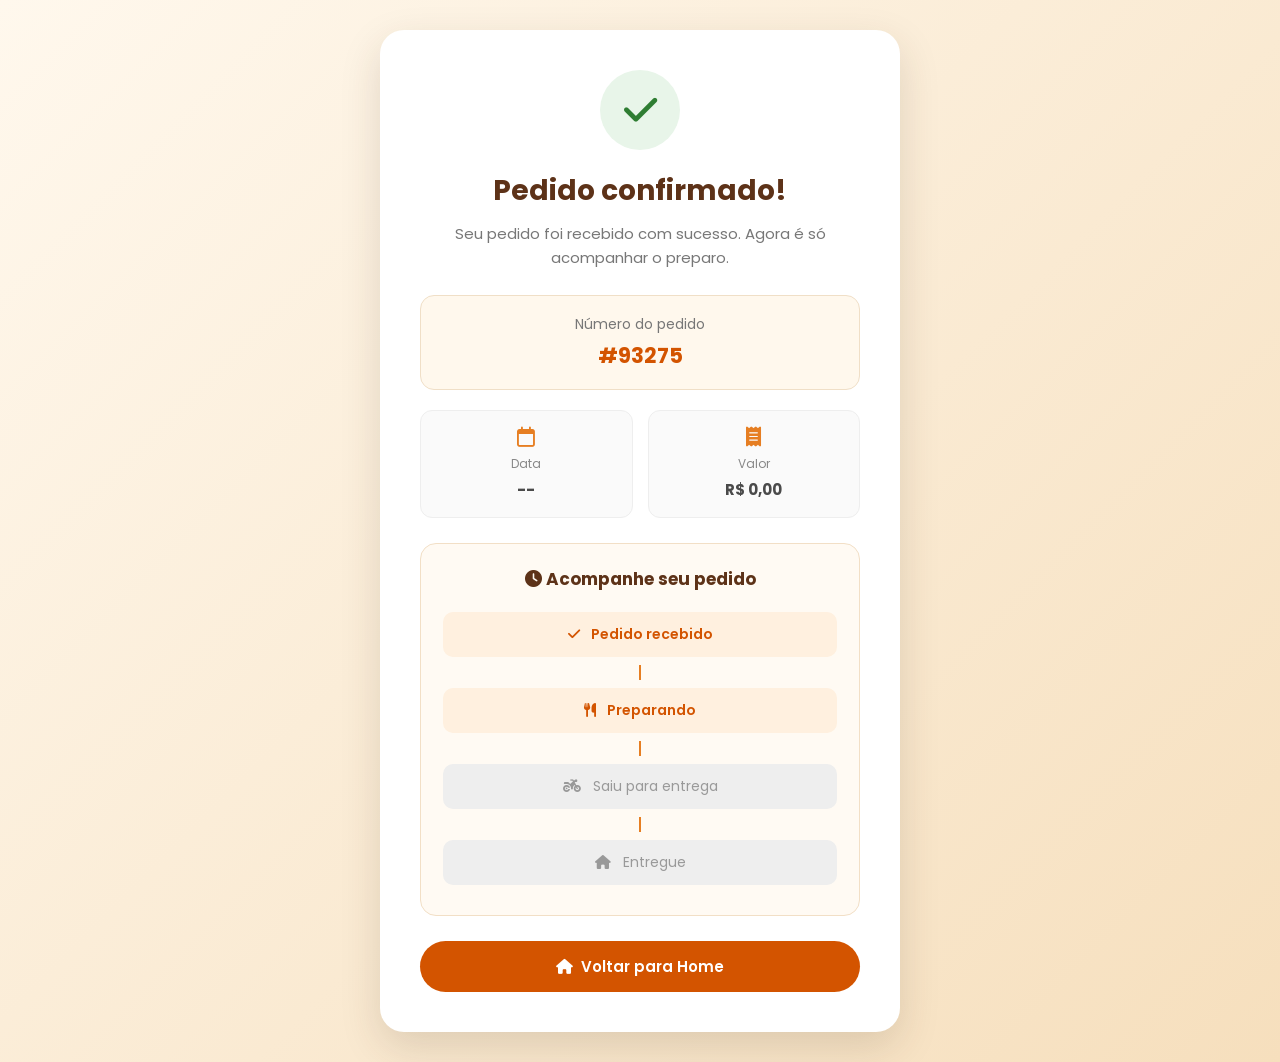
<file: pedido.html>
<!DOCTYPE html>

<html lang="pt-BR">

<head>


<meta charset="UTF-8">

<meta name="viewport"
    content="width=device-width, initial-scale=1.0">


<title>
    Pedido Confirmado | Raízes do Nordeste
</title>


<!-- Fonte -->

<link rel="preconnect"
    href="https://fonts.googleapis.com">

<link rel="preconnect"
    href="https://fonts.gstatic.com"
    crossorigin>


<link
    href="https://fonts.googleapis.com/css2?family=Poppins:wght@300;400;500;600;700&display=swap"
    rel="stylesheet">


<!-- Ícones -->

<link
    rel="stylesheet"
    href="https://cdnjs.cloudflare.com/ajax/libs/font-awesome/6.7.2/css/all.min.css">


<style>

    * {

        margin: 0;
        padding: 0;
        box-sizing: border-box;

        font-family:
            'Poppins',
            Arial,
            sans-serif;

    }


    body {

        min-height: 100vh;

        background:
            linear-gradient(
                135deg,
                #fff8ed,
                #f6dfbd
            );

        display: flex;

        justify-content: center;

        align-items: center;

        padding: 30px;

    }


    .container {

        background: #ffffff;

        width: 100%;

        max-width: 520px;

        padding: 40px;

        border-radius: 24px;

        text-align: center;

        box-shadow:
            0 15px 40px
            rgba(70, 45, 25, 0.15);

    }


    .check {

        width: 80px;

        height: 80px;

        margin:
            0 auto 20px;

        border-radius: 50%;

        background: #e8f5e9;

        color: #2e7d32;

        display: flex;

        justify-content: center;

        align-items: center;

        font-size: 38px;

    }


    h1 {

        color: #5d3218;

        font-size: 28px;

        margin-bottom: 10px;

    }


    .descricao {

        color: #777;

        font-size: 15px;

        line-height: 1.6;

        margin-bottom: 25px;

    }


    .pedido {

        background: #fff8ed;

        padding: 18px;

        border-radius: 14px;

        margin-bottom: 20px;

        border:
            1px solid #f0dfc7;

    }


    .pedido p {

        color: #777;

        font-size: 14px;

        margin-bottom: 5px;

    }


    .pedido strong {

        color: #d35400;

        font-size: 21px;

    }


    .informacoes {

        display: flex;

        justify-content: space-between;

        gap: 15px;

        margin-bottom: 25px;

    }


    .info {

        flex: 1;

        background: #fafafa;

        padding: 15px;

        border-radius: 12px;

        border:
            1px solid #eeeeee;

    }


    .info i {

        color: #e67e22;

        font-size: 20px;

        margin-bottom: 8px;

    }


    .info p {

        color: #888;

        font-size: 12px;

        margin-bottom: 4px;

    }


    .info strong {

        color: #4a4a4a;

        font-size: 15px;

    }


    .status {

        background: #fffaf3;

        border:
            1px solid #f2dfc6;

        padding: 22px;

        border-radius: 16px;

        margin-bottom: 25px;

    }


    .status h3 {

        color: #5d3218;

        font-size: 17px;

        margin-bottom: 20px;

    }


    .etapas {

        margin-top: 10px;

    }


    .etapa {

        background: #eeeeee;

        padding: 12px;

        border-radius: 10px;

        margin: 8px 0;

        color: #999;

        font-size: 14px;

    }


    .etapa.ativa {

        background: #fff0df;

        color: #d35400;

        font-weight: 600;

    }


    .etapa i {

        margin-right: 8px;

    }


    .linha {

        height: 15px;

        width: 2px;

        background: #e67e22;

        margin: auto;

    }


    .botao {

        display: inline-flex;

        align-items: center;

        justify-content: center;

        gap: 8px;

        width: 100%;

        text-decoration: none;

        background: #d35400;

        color: white;

        padding: 14px 25px;

        border-radius: 30px;

        font-size: 15px;

        font-weight: 600;

        transition: 0.3s;

    }


    .botao:hover {

        background: #a84300;

        transform:
            translateY(-2px);

    }


    @media (max-width: 500px) {

        body {

            padding: 15px;

        }


        .container {

            padding:
                28px 20px;

        }


        h1 {

            font-size: 24px;

        }


        .informacoes {

            flex-direction: column;

        }

    }

</style>


</head>

<body>

<div class="container">


<!-- CONFIRMAÇÃO -->

<div class="check">

    <i class="fa-solid fa-check"></i>

</div>


<h1>

    Pedido confirmado!

</h1>


<p class="descricao">

    Seu pedido foi recebido com sucesso.
    Agora é só acompanhar o preparo.

</p>



<!-- NÚMERO DO PEDIDO -->

<div class="pedido">

    <p>

        Número do pedido

    </p>


    <strong id="numeroPedido">

        #00000

    </strong>

</div>



<!-- INFORMAÇÕES -->

<div class="informacoes">


    <div class="info">

        <i
            class="fa-regular fa-calendar">
        </i>


        <p>

            Data

        </p>


        <strong id="dataPedido">

            --

        </strong>

    </div>



    <div class="info">

        <i
            class="fa-solid fa-receipt">
        </i>


        <p>

            Valor

        </p>


        <strong id="valorPedido">

            R$ 0,00

        </strong>

    </div>


</div>



<!-- STATUS -->

<div class="status">


    <h3>

        <i
            class="fa-solid fa-clock">
        </i>

        Acompanhe seu pedido

    </h3>



    <div class="etapas">


        <div class="etapa ativa">

            <i
                class="fa-solid fa-check">
            </i>

            Pedido recebido

        </div>


        <div class="linha"></div>


        <div class="etapa ativa">

            <i
                class="fa-solid fa-utensils">
            </i>

            Preparando

        </div>


        <div class="linha"></div>


        <div class="etapa">

            <i
                class="fa-solid fa-motorcycle">
            </i>

            Saiu para entrega

        </div>


        <div class="linha"></div>


        <div class="etapa">

            <i
                class="fa-solid fa-house">
            </i>

            Entregue

        </div>


    </div>


</div>



<!-- VOLTAR PARA HOME -->

<a
    href="index.html"
    class="botao">

    <i
        class="fa-solid fa-house">
    </i>

    Voltar para Home

</a>


</div>

<!-- JavaScript -->

<script
    src="js/script.js">
</script>

</body>

</html>
</file>
<file: css/style.css>
/* ========================================
   CONFIGURAÇÕES GERAIS
======================================== */

* {
    margin: 0;
    padding: 0;
    box-sizing: border-box;
}

html {
    scroll-behavior: smooth;
}

body {
    font-family: 'Poppins', sans-serif;
    background: #FFF8F0;
    color: #333;
}

.container {
    width: 90%;
    max-width: 1200px;
    margin: auto;
}


/* ========================================
   CABEÇALHO
======================================== */

header {
    background: #8B4513;
    padding: 20px 0;
    position: sticky;
    top: 0;
    z-index: 999;
}

header .container {
    display: flex;
    justify-content: space-between;
    align-items: center;
}

.logo h1 {
    color: white;
    font-size: 34px;
}

.logo p {
    color: #FFD166;
    font-size: 14px;
    margin-top: 5px;
}


/* ========================================
   MENU
======================================== */

nav {
    display: flex;
    align-items: center;
    gap: 30px;
}

nav a {
    text-decoration: none;
    color: white;
    font-weight: 600;
    transition: 0.3s;
}

nav a:hover {
    color: #FFD166;
}


/* ========================================
   BOTÕES
======================================== */

.btn {
    display: inline-block;

    background: #E67E22;
    color: white;

    padding: 15px 35px;

    border-radius: 8px;

    text-decoration: none;

    font-weight: bold;

    border: none;

    cursor: pointer;

    transition: 0.3s;
}

.btn:hover {
    background: #D35400;
    transform: translateY(-3px);
}

.btn-secundario {
    display: inline-block;

    color: #8B4513;

    background: transparent;

    border: 2px solid #8B4513;

    padding: 13px 30px;

    border-radius: 8px;

    text-decoration: none;

    font-weight: bold;

    transition: 0.3s;
}

.btn-secundario:hover {
    background: #8B4513;
    color: white;
}


/* ========================================
   HERO DA HOME
======================================== */

.hero {
    width: 90%;
    max-width: 1200px;

    margin: 0 auto;

    padding: 70px 0 0;

    display: flex;

    flex-direction: column;

    align-items: stretch;
}


/* ========================================
   TEXTO DO HERO
======================================== */

.hero-texto {
    width: 100%;
}

.hero-texto .subtitulo {
    color: #8B4513;

    font-size: 16px;

    font-weight: 600;

    letter-spacing: 1px;

    margin-bottom: 15px;
}

.hero-texto h2 {
    font-size: 48px;

    line-height: 1.15;

    color: #2f2f2f;

    margin-bottom: 20px;
}

.hero-texto p {
    color: #555;

    font-size: 17px;

    line-height: 1.7;

    margin-bottom: 25px;
}


/* ========================================
   BOTÕES DA HOME
======================================== */

.botoes {
    display: flex;

    justify-content: flex-start;

    align-items: center;

    gap: 18px;

    margin: 0 0 5px;
}

.botoes .btn,
.botoes .btn-secundario {
    margin: 0;
}


/* ========================================
   IMAGEM PRINCIPAL
======================================== */

.hero-imagem {
    width: 100%;

    margin-top: 5px;
}

.hero-imagem img {
    display: block;

    width: 100%;

    height: 480px;

    object-fit: cover;

    object-position: center;

    border-radius: 18px;

    box-shadow:
        0 12px 30px rgba(0, 0, 0, 0.15);
}


/* ========================================
   TÍTULOS DAS PÁGINAS
======================================== */

section h2 {
    font-size: 40px;

    margin-bottom: 20px;
}

.titulo-pagina {
    text-align: center;

    margin: 50px 0;
}

.titulo-pagina p {
    color: #666;

    font-size: 18px;

    margin-top: 10px;
}


/* ========================================
   DESTAQUES
======================================== */

.destaques {
    width: 90%;

    max-width: 1200px;

    margin: 70px auto;

    text-align: center;
}

.destaques h2 {
    color: #5d3218;

    margin-bottom: 10px;
}

.destaques > p {
    color: #666;

    margin-bottom: 35px;
}


/* ========================================
   CARDS
======================================== */

.cards {
    display: grid;

    grid-template-columns:
        repeat(auto-fit, minmax(250px, 1fr));

    gap: 30px;

    width: 90%;

    max-width: 1200px;

    margin: 0 auto 60px;
}

.card {
    background: white;

    border-radius: 12px;

    padding: 20px;

    text-align: center;

    box-shadow:
        0 5px 15px rgba(0, 0, 0, 0.1);

    transition: 0.3s;
}

.card:hover {
    transform: translateY(-8px);
}

.card img {
    width: 180px;

    height: 180px;

    object-fit: cover;

    border-radius: 12px;

    margin-bottom: 15px;
}

.card h3 {
    margin-bottom: 10px;
}

.card p {
    margin-bottom: 15px;

    font-size: 14px;
}

.card span {
    display: block;

    color: #E67E22;

    font-size: 20px;

    font-weight: bold;

    margin-bottom: 20px;
}

.card .btn {
    display: block;

    width: 100%;
}


/* ========================================
   MAIN
======================================== */

main {
    min-height: 70vh;
}


/* ========================================
   TABELAS
======================================== */

table {
    width: 100%;
}

th {
    background: #8B4513;

    color: white;

    padding: 12px;
}

td {
    padding: 15px;

    border-bottom: 1px solid #ddd;
}


/* ========================================
   FORMULÁRIOS
======================================== */

form {
    width: 100%;
}

label {
    font-weight: bold;
}

input,
select {
    width: 100%;

    padding: 12px;

    margin-top: 8px;

    border: 1px solid #ccc;

    border-radius: 8px;

    font-size: 16px;
}


/* ========================================
   RODAPÉ
======================================== */

footer {
    background: #8B4513;

    color: white;

    text-align: center;

    padding: 25px;

    margin-top: 80px;
}

footer p {
    font-size: 15px;
}


/* ========================================
   RESPONSIVO - TABLET
======================================== */

@media (max-width: 900px) {

    header .container {
        flex-direction: column;

        gap: 20px;
    }

    nav {
        flex-wrap: wrap;

        justify-content: center;

        gap: 18px;
    }

    .hero {
        padding: 45px 0 0;
    }

    .hero-texto h2 {
        font-size: 38px;
    }

    .hero-imagem img {
        height: 380px;
    }

}


/* ========================================
   RESPONSIVO - CELULAR
======================================== */

@media (max-width: 600px) {

    .logo h1 {
        font-size: 27px;
    }

    nav {
        gap: 12px;

        font-size: 14px;
    }

    .hero {
        width: 90%;

        padding: 35px 0 0;
    }

    .hero-texto h2 {
        font-size: 30px;
    }

    .hero-texto p {
        font-size: 15px;
    }

    .botoes {
        flex-direction: column;

        align-items: stretch;

        gap: 10px;

        margin-bottom: 5px;
    }

    .botoes .btn,
    .botoes .btn-secundario {
        width: 100%;

        text-align: center;
    }

    .hero-imagem img {
        height: 280px;

        border-radius: 14px;
    }

    .cards {
        grid-template-columns: 1fr;
    }

}
/* ==========================
LOGO DO CABEÇALHO
========================== */

header .logo {
    display: flex;
    align-items: center;
    gap: 12px;
}

header .logo img {
    width: 130px;
    height: 95px;
    object-fit: contain;
    display: block;
}

header .logo-texto h1 {
    color: white;
    font-size: 34px;
    margin: 0;
}

header .logo-texto p {
    color: #FFD166;
    font-size: 14px;
    margin-top: 5px;
}
/* ========================================
   SELETOR DE UNIDADE DO CARDÁPIO
======================================== */

#unidade {
    width: 350px;
    max-width: 100%;
    display: block;
    margin-top: 10px;
    margin-bottom: 45px;
}

/* Centraliza a área da unidade */
.unidade-container {
    width: 90%;
    max-width: 1200px;
    margin: 0 auto;
}

/* Espaço entre o seletor e os produtos */
#listaProdutos {
    margin-top: 20px;
}
/* ========================================
   BOTÃO EXCLUIR DO CARRINHO
======================================== */

.btn-excluir {
    background: #c0392b;
    color: white;
    border: none;
    padding: 8px 14px;
    border-radius: 6px;
    cursor: pointer;
    font-weight: 600;
}

.btn-excluir:hover {
    background: #a93226;
}
/* =========================
   PROMOÇÃO DA SEMANA
========================= */

.promocao {
    width: 90%;
    max-width: 1200px;
    margin: 50px auto;
}

.promocao-conteudo {
    background: #fff0df;
    border: 2px solid #f2c38b;
    border-radius: 18px;
    padding: 30px;
    
    display: flex;
    align-items: center;
    justify-content: space-between;
    gap: 25px;

    box-shadow:
        0 5px 15px rgba(0, 0, 0, 0.08);
}

.promocao-icone {
    font-size: 45px;
    flex-shrink: 0;
}

.promocao-texto {
    flex: 1;
}

.promocao-texto span {
    color: #d35400;
    font-size: 13px;
    font-weight: bold;
    letter-spacing: 1px;
}

.promocao-texto h2 {
    color: #5d3218;
    font-size: 26px;
    margin: 5px 0 8px;
}

.promocao-texto p {
    color: #666;
    font-size: 15px;
    margin: 0;
}

.promocao .btn {
    flex-shrink: 0;
}


/* =========================
   RESPONSIVO
========================= */

@media (max-width: 700px) {

    .promocao-conteudo {
        flex-direction: column;
        text-align: center;
        padding: 25px 20px;
    }

    .promocao-texto h2 {
        font-size: 22px;
    }

    .promocao-texto p {
        font-size: 14px;
    }

    .promocao .btn {
        width: 100%;
        text-align: center;
    }

}
</file>
